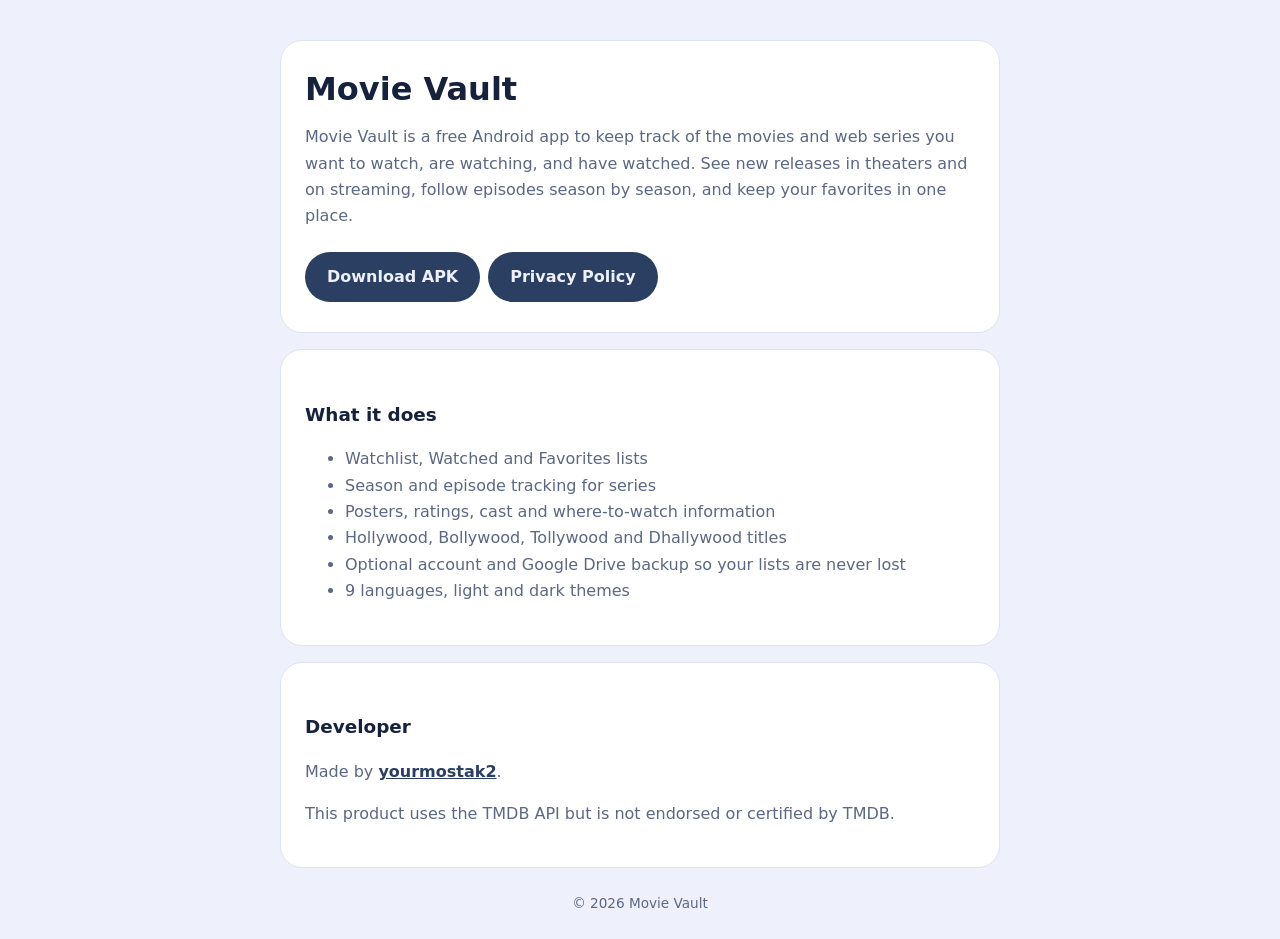
<file: index.html>
<!doctype html><html lang="en"><head><meta charset="utf-8"><meta name="viewport" content="width=device-width,initial-scale=1"><title>Movie Vault</title>
<meta name="description" content="Movie Vault is a personal tracker for movies and web series: watchlist, watched, favorites, episodes and new releases."><link rel="stylesheet" href="style.css"></head><body><main>
<div class="card"><h1>Movie Vault</h1><p>Movie Vault is a free Android app to keep track of the movies and web series you want to watch, are watching, and have watched. See new releases in theaters and on streaming, follow episodes season by season, and keep your favorites in one place.</p>
<a class="btn" href="https://github.com/yourmostak2/movie-vault-site/releases/latest">Download APK</a><a class="btn" href="privacy.html">Privacy Policy</a></div>
<div class="card"><h2>What it does</h2><ul><li>Watchlist, Watched and Favorites lists</li><li>Season and episode tracking for series</li><li>Posters, ratings, cast and where-to-watch information</li><li>Hollywood, Bollywood, Tollywood and Dhallywood titles</li><li>Optional account and Google Drive backup so your lists are never lost</li><li>9 languages, light and dark themes</li></ul></div>
<div class="card"><h2>Developer</h2><p>Made by <a href="https://github.com/yourmostak2">yourmostak2</a>.</p><p>This product uses the TMDB API but is not endorsed or certified by TMDB.</p></div>
<footer>&copy; 2026 Movie Vault</footer></main></body></html>
</file>
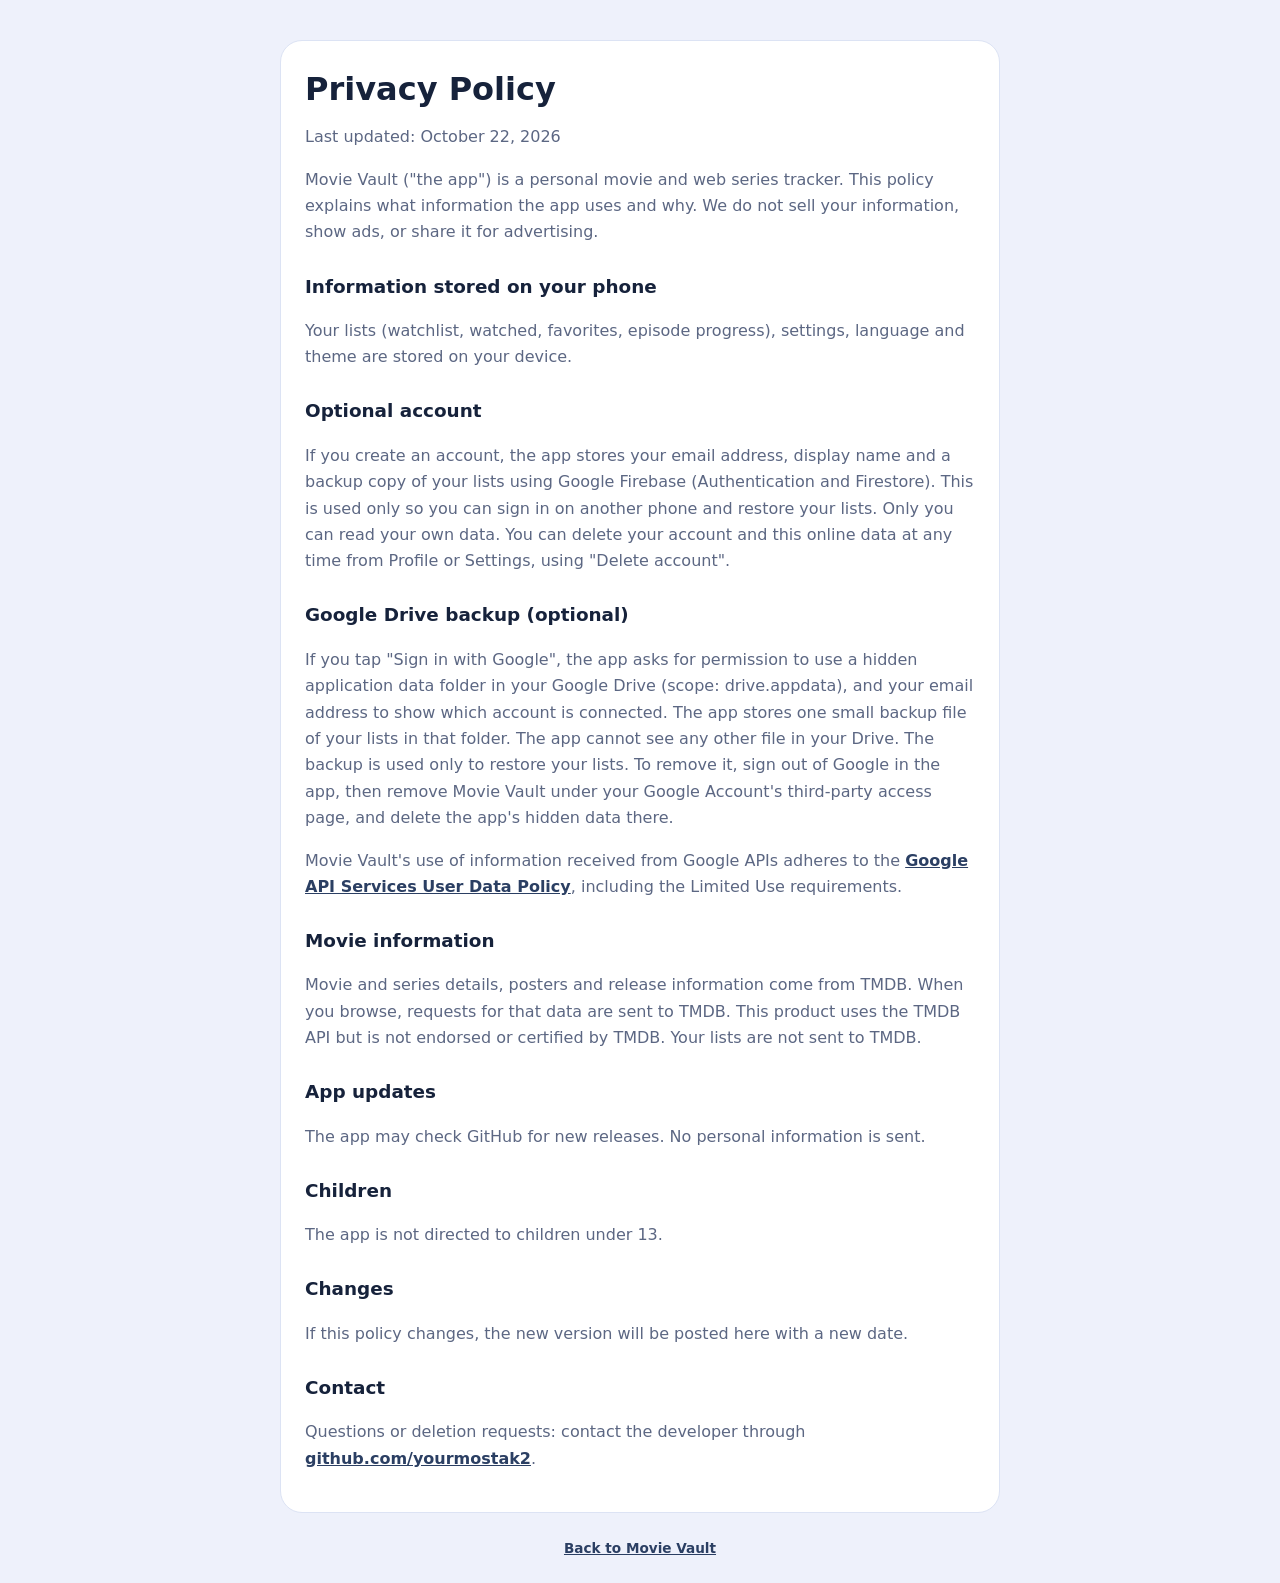
<file: privacy.html>
<!doctype html><html lang="en"><head><meta charset="utf-8"><meta name="viewport" content="width=device-width,initial-scale=1"><title>Movie Vault Privacy Policy</title><link rel="stylesheet" href="style.css"></head><body><main>
<div class="card"><h1>Privacy Policy</h1><p>Last updated: October 22, 2026</p>
<p>Movie Vault ("the app") is a personal movie and web series tracker. This policy explains what information the app uses and why. We do not sell your information, show ads, or share it for advertising.</p>
<h2>Information stored on your phone</h2><p>Your lists (watchlist, watched, favorites, episode progress), settings, language and theme are stored on your device.</p>
<h2>Optional account</h2><p>If you create an account, the app stores your email address, display name and a backup copy of your lists using Google Firebase (Authentication and Firestore). This is used only so you can sign in on another phone and restore your lists. Only you can read your own data. You can delete your account and this online data at any time from Profile or Settings, using "Delete account".</p>
<h2>Google Drive backup (optional)</h2><p>If you tap "Sign in with Google", the app asks for permission to use a hidden application data folder in your Google Drive (scope: drive.appdata), and your email address to show which account is connected. The app stores one small backup file of your lists in that folder. The app cannot see any other file in your Drive. The backup is used only to restore your lists. To remove it, sign out of Google in the app, then remove Movie Vault under your Google Account's third-party access page, and delete the app's hidden data there.</p>
<p>Movie Vault's use of information received from Google APIs adheres to the <a href="https://developers.google.com/terms/api-services-user-data-policy">Google API Services User Data Policy</a>, including the Limited Use requirements.</p>
<h2>Movie information</h2><p>Movie and series details, posters and release information come from TMDB. When you browse, requests for that data are sent to TMDB. This product uses the TMDB API but is not endorsed or certified by TMDB. Your lists are not sent to TMDB.</p>
<h2>App updates</h2><p>The app may check GitHub for new releases. No personal information is sent.</p>
<h2>Children</h2><p>The app is not directed to children under 13.</p>
<h2>Changes</h2><p>If this policy changes, the new version will be posted here with a new date.</p>
<h2>Contact</h2><p>Questions or deletion requests: contact the developer through <a href="https://github.com/yourmostak2">github.com/yourmostak2</a>.</p></div>
<footer><a href="index.html">Back to Movie Vault</a></footer></main></body></html>
</file>
<file: style.css>
:root{--bg:#EEF1FB;--card:#fff;--ink:#16223B;--mut:#5C6783;--acc:#2B3F63;--line:#DCE3F4}
@media(prefers-color-scheme:dark){:root{--bg:#070B16;--card:#101829;--ink:#F3EFE6;--mut:#9AA5C0;--acc:#EDE0C8;--line:#222C47}}
*{box-sizing:border-box}body{margin:0;background:var(--bg);color:var(--ink);font:16px/1.65 system-ui,-apple-system,"Segoe UI",Roboto,sans-serif;padding:24px 16px}
main{max-width:720px;margin:0 auto}.card{background:var(--card);border:1px solid var(--line);border-radius:22px;padding:24px;margin:16px 0}
h1{font-size:2rem;line-height:1.15;margin:.2em 0}h2{font-size:1.15rem;margin:1.4em 0 .3em}p,li{color:var(--mut)}a{color:var(--acc);font-weight:600}
.btn{display:inline-block;background:var(--acc);color:var(--bg);padding:12px 22px;border-radius:999px;text-decoration:none;margin:6px 8px 6px 0}
footer{text-align:center;color:var(--mut);font-size:.85rem;margin-top:24px}
</file>
